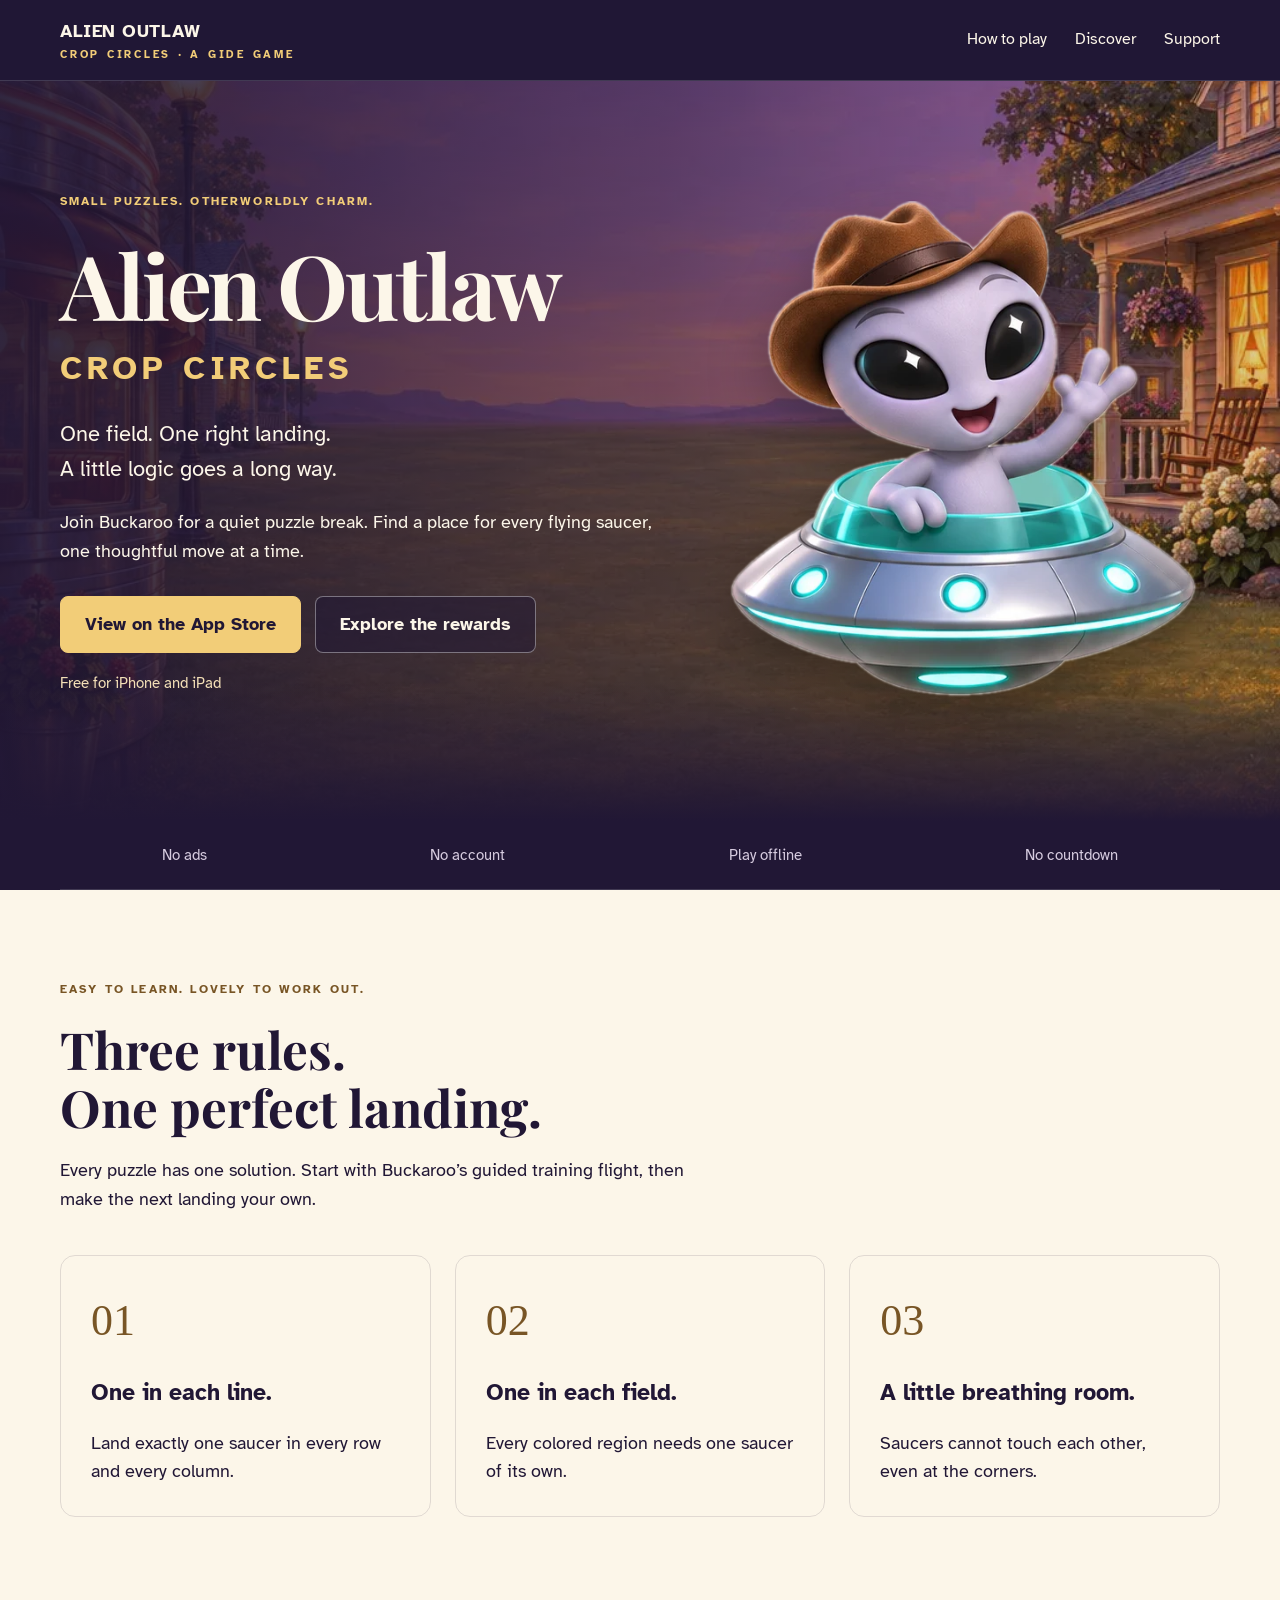
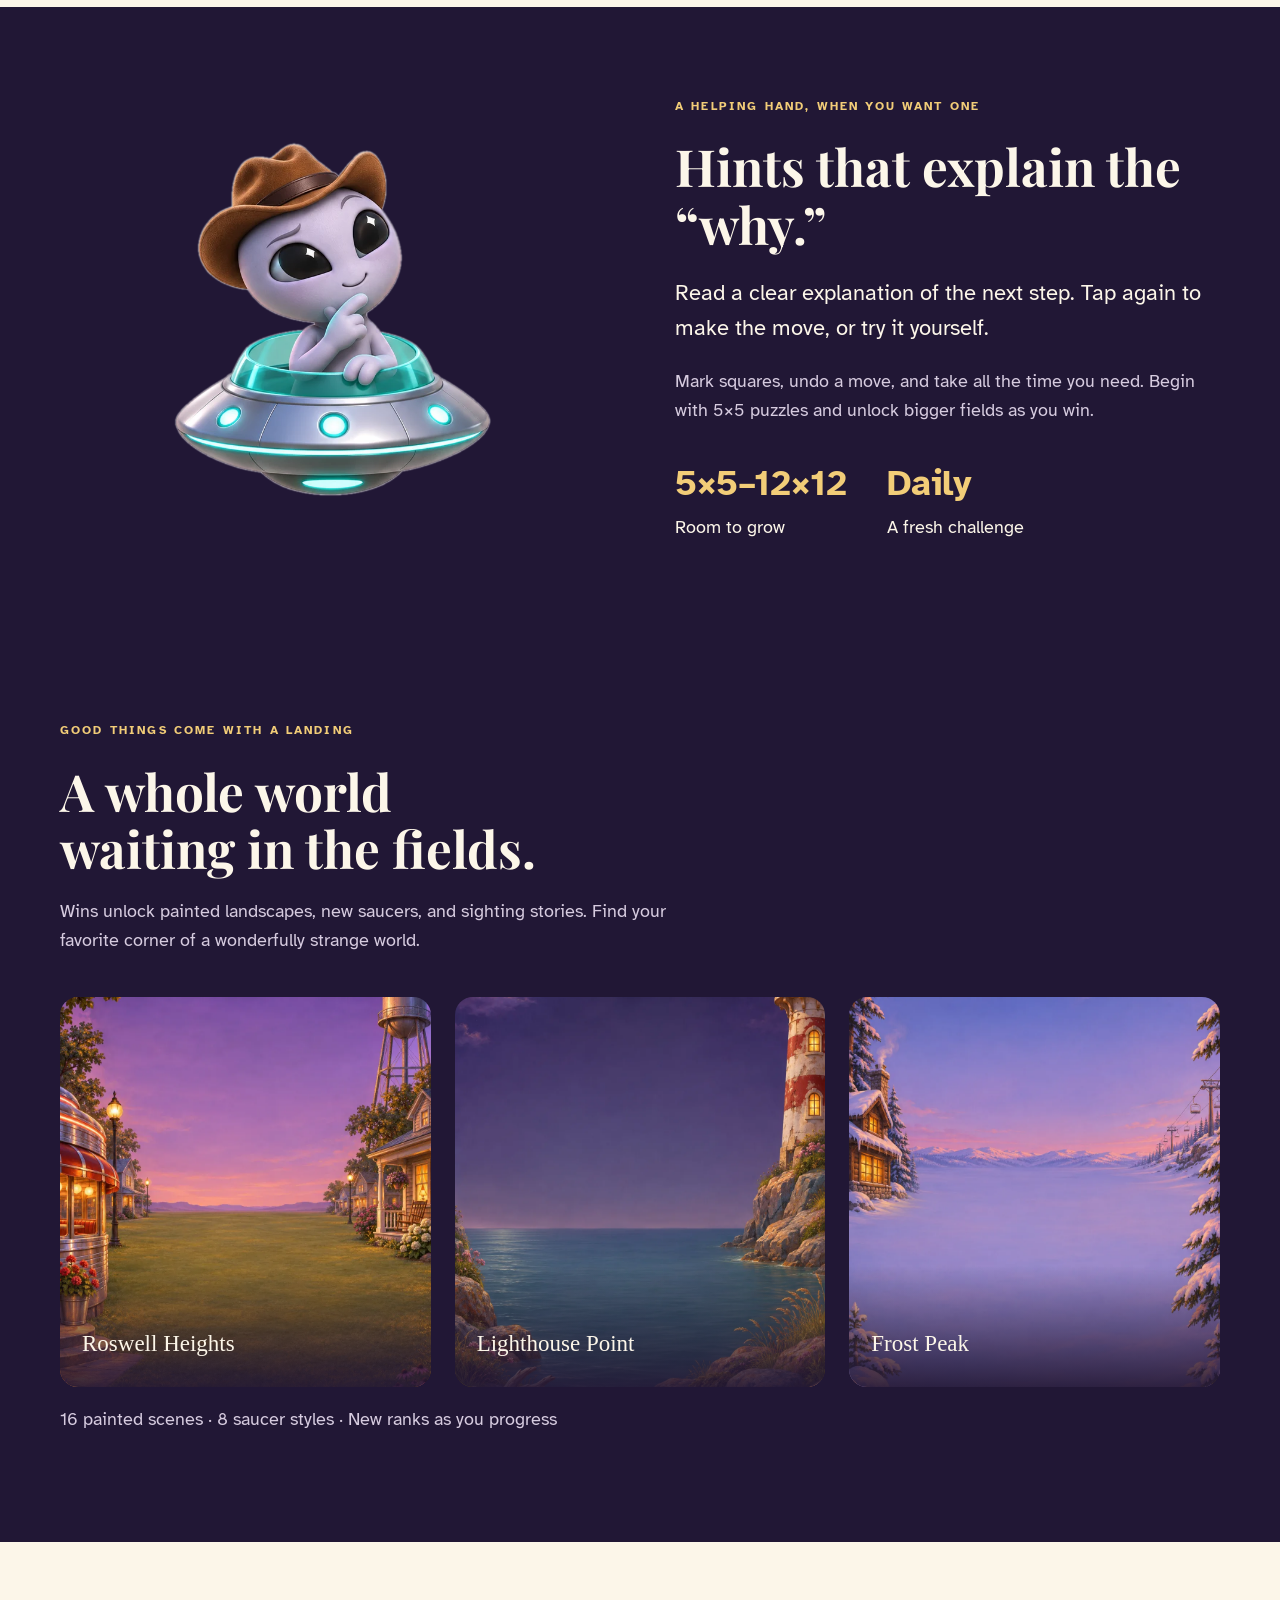
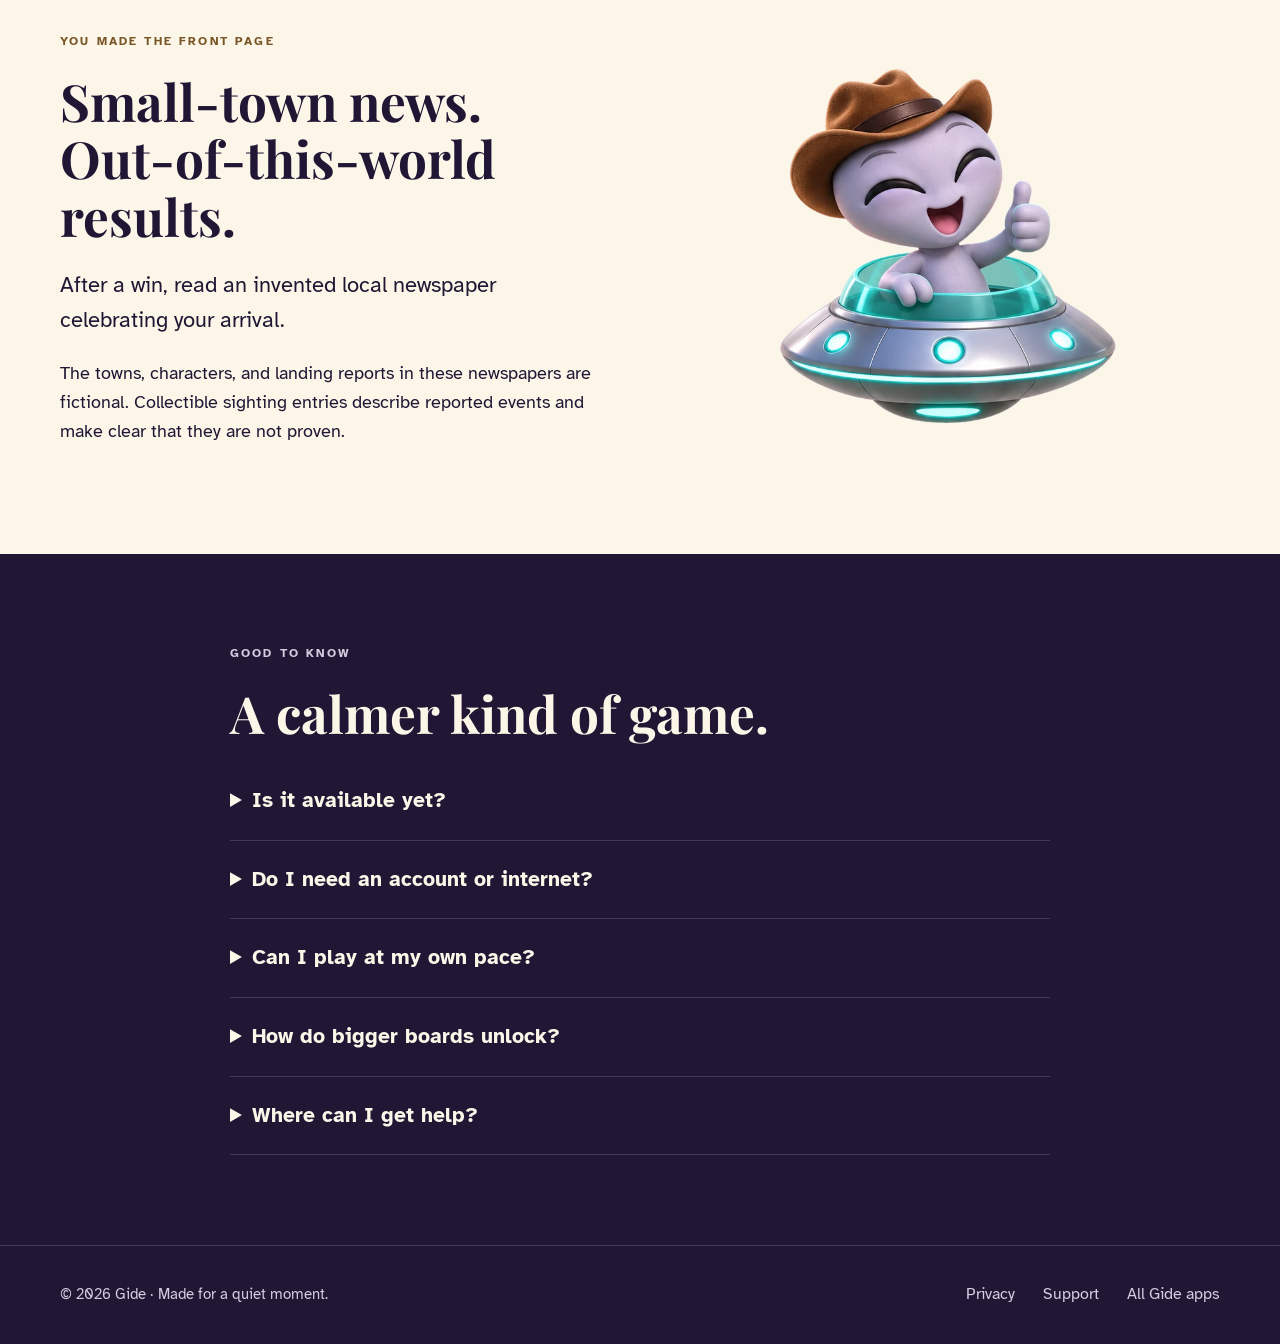
<file: index.html>
<!doctype html><html lang="en"><head><meta charset="utf-8"><meta name="viewport" content="width=device-width,initial-scale=1"><title>Alien Outlaw: Crop Circles | A calm logic puzzle</title><meta name="description" content="Join Buckaroo for calm flying-saucer puzzles, painted places, and a daily challenge. A free logic puzzle for iPhone and iPad."><link rel="canonical" href="https://alienoutlaw.gidehub.com/"><meta property="og:title" content="Alien Outlaw: Crop Circles | A calm logic puzzle"><meta property="og:description" content="Join Buckaroo for calm flying-saucer puzzles, painted places, and a daily challenge. A free logic puzzle for iPhone and iPad."><meta property="og:image" content="https://alienoutlaw.gidehub.com/assets/roswell_heights.webp"><meta name="theme-color" content="#211735"><link rel="stylesheet" href="assets/site.css"></head><body><a class="skip" href="#main">Skip to content</a><header><div class="wrap"><a class="brand" href="./">ALIEN OUTLAW<small>CROP CIRCLES · A GIDE GAME</small></a><nav aria-label="Main"><a href="./#how">How to play</a><a href="./#discover">Discover</a><a href="support.html">Support</a></nav></div></header><main id="main"><section class="hero"><div class="wrap hero-grid"><div><p class="eyebrow">Small puzzles. Otherworldly charm.</p><h1>Alien Outlaw<span>Crop Circles</span></h1><p class="lede">One field. One right landing.<br>A little logic goes a long way.</p><p>Join Buckaroo for a quiet puzzle break. Find a place for every flying saucer, one thoughtful move at a time.</p><div class="actions"><a class="button" href="https://apps.apple.com/us/app/id6832376810">View on the App Store</a><a class="button ghost" href="#discover">Explore the rewards</a></div><p class="availability">Free for iPhone and iPad</p></div><img class="mascot" src="assets/mascot/wave.webp" alt="Buckaroo, a smiling grey alien in a cowboy hat, waving from his silver saucer" width="500" height="500" fetchpriority="high"></div></section><div class="wrap ribbon"><span>No ads</span><span>No account</span><span>Play offline</span><span>No countdown</span></div>
<section class="section light" id="how"><div class="wrap"><div class="section-head"><p class="eyebrow">Easy to learn. Lovely to work out.</p><h2>Three rules.<br>One perfect landing.</h2><p>Every puzzle has one solution. Start with Buckaroo’s guided training flight, then make the next landing your own.</p></div><div class="three"><article class="rule"><span class="number">01</span><h3>One in each line.</h3><p>Land exactly one saucer in every row and every column.</p></article><article class="rule"><span class="number">02</span><h3>One in each field.</h3><p>Every colored region needs one saucer of its own.</p></article><article class="rule"><span class="number">03</span><h3>A little breathing room.</h3><p>Saucers cannot touch each other, even at the corners.</p></article></div></div></section>
<section class="section"><div class="wrap split"><img class="hint-mascot" src="assets/mascot/think.webp" alt="Buckaroo thinking through his next move" width="400" height="400" loading="lazy"><div><p class="eyebrow">A helping hand, when you want one</p><h2>Hints that explain the “why.”</h2><p class="lede">Read a clear explanation of the next step. Tap again to make the move, or try it yourself.</p><p class="quiet">Mark squares, undo a move, and take all the time you need. Begin with 5×5 puzzles and unlock bigger fields as you win.</p><div class="facts"><div><strong>5×5–12×12</strong><span>Room to grow</span></div><div><strong>Daily</strong><span>A fresh challenge</span></div></div></div></div></section>
<section class="section" id="discover"><div class="wrap"><div class="section-head"><p class="eyebrow">Good things come with a landing</p><h2>A whole world<br>waiting in the fields.</h2><p class="quiet">Wins unlock painted landscapes, new saucers, and sighting stories. Find your favorite corner of a wonderfully strange world.</p></div><div class="three"><figure class="scene"><img src="assets/roswell_heights.webp" alt="Warm evening over the fields of Roswell Heights" width="400" height="600" loading="lazy"><figcaption>Roswell Heights</figcaption></figure><figure class="scene"><img src="assets/backgrounds/lighthouse_point.webp" alt="The painted coast at Lighthouse Point" width="400" height="600" loading="lazy"><figcaption>Lighthouse Point</figcaption></figure><figure class="scene"><img src="assets/backgrounds/frost_peak.webp" alt="Snowy mountains at Frost Peak" width="400" height="600" loading="lazy"><figcaption>Frost Peak</figcaption></figure></div><p class="quiet">16 painted scenes · 8 saucer styles · New ranks as you progress</p></div></section>
<section class="section light"><div class="wrap split"><div><p class="eyebrow">You made the front page</p><h2>Small-town news.<br>Out-of-this-world results.</h2><p class="lede">After a win, read an invented local newspaper celebrating your arrival.</p><p>The towns, characters, and landing reports in these newspapers are fictional. Collectible sighting entries describe reported events and make clear that they are not proven.</p></div><img class="hint-mascot" src="assets/mascot/thumbs.webp" alt="Buckaroo giving a cheerful thumbs up" width="400" height="400" loading="lazy"></div></section>
<section class="section"><div class="wrap faq"><p class="eyebrow">Good to know</p><h2>A calmer kind of game.</h2><details><summary>Is it available yet?</summary><p>Apple has approved Alien Outlaw: Crop Circles for release. <a href="https://apps.apple.com/us/app/id6832376810">View its App Store page</a> for availability on iPhone and iPad. The listing may take a little time to appear in your region.</p></details><details><summary>Do I need an account or internet?</summary><p>No. Play offline without signing in. Your game, rewards, and settings are saved on your device.</p></details><details><summary>Can I play at my own pace?</summary><p>Yes. There is no countdown or time limit. Sounds and animations are optional.</p></details><details><summary>How do bigger boards unlock?</summary><p>Completing puzzles unlocks larger boards, from 5×5 up to 12×12. You can return to any size you have unlocked.</p></details><details><summary>Where can I get help?</summary><p>Visit <a href="support.html">Alien Outlaw support</a> or email <a href="mailto:support@gidehub.com">support@gidehub.com</a>.</p></details></div></section></main><footer><div class="wrap"><span>© 2026 Gide · Made for a quiet moment.</span><nav aria-label="Footer"><a href="privacy.html">Privacy</a><a href="support.html">Support</a><a href="https://gidehub.com/#apps">All Gide apps</a></nav></div></footer></body></html>
</file>
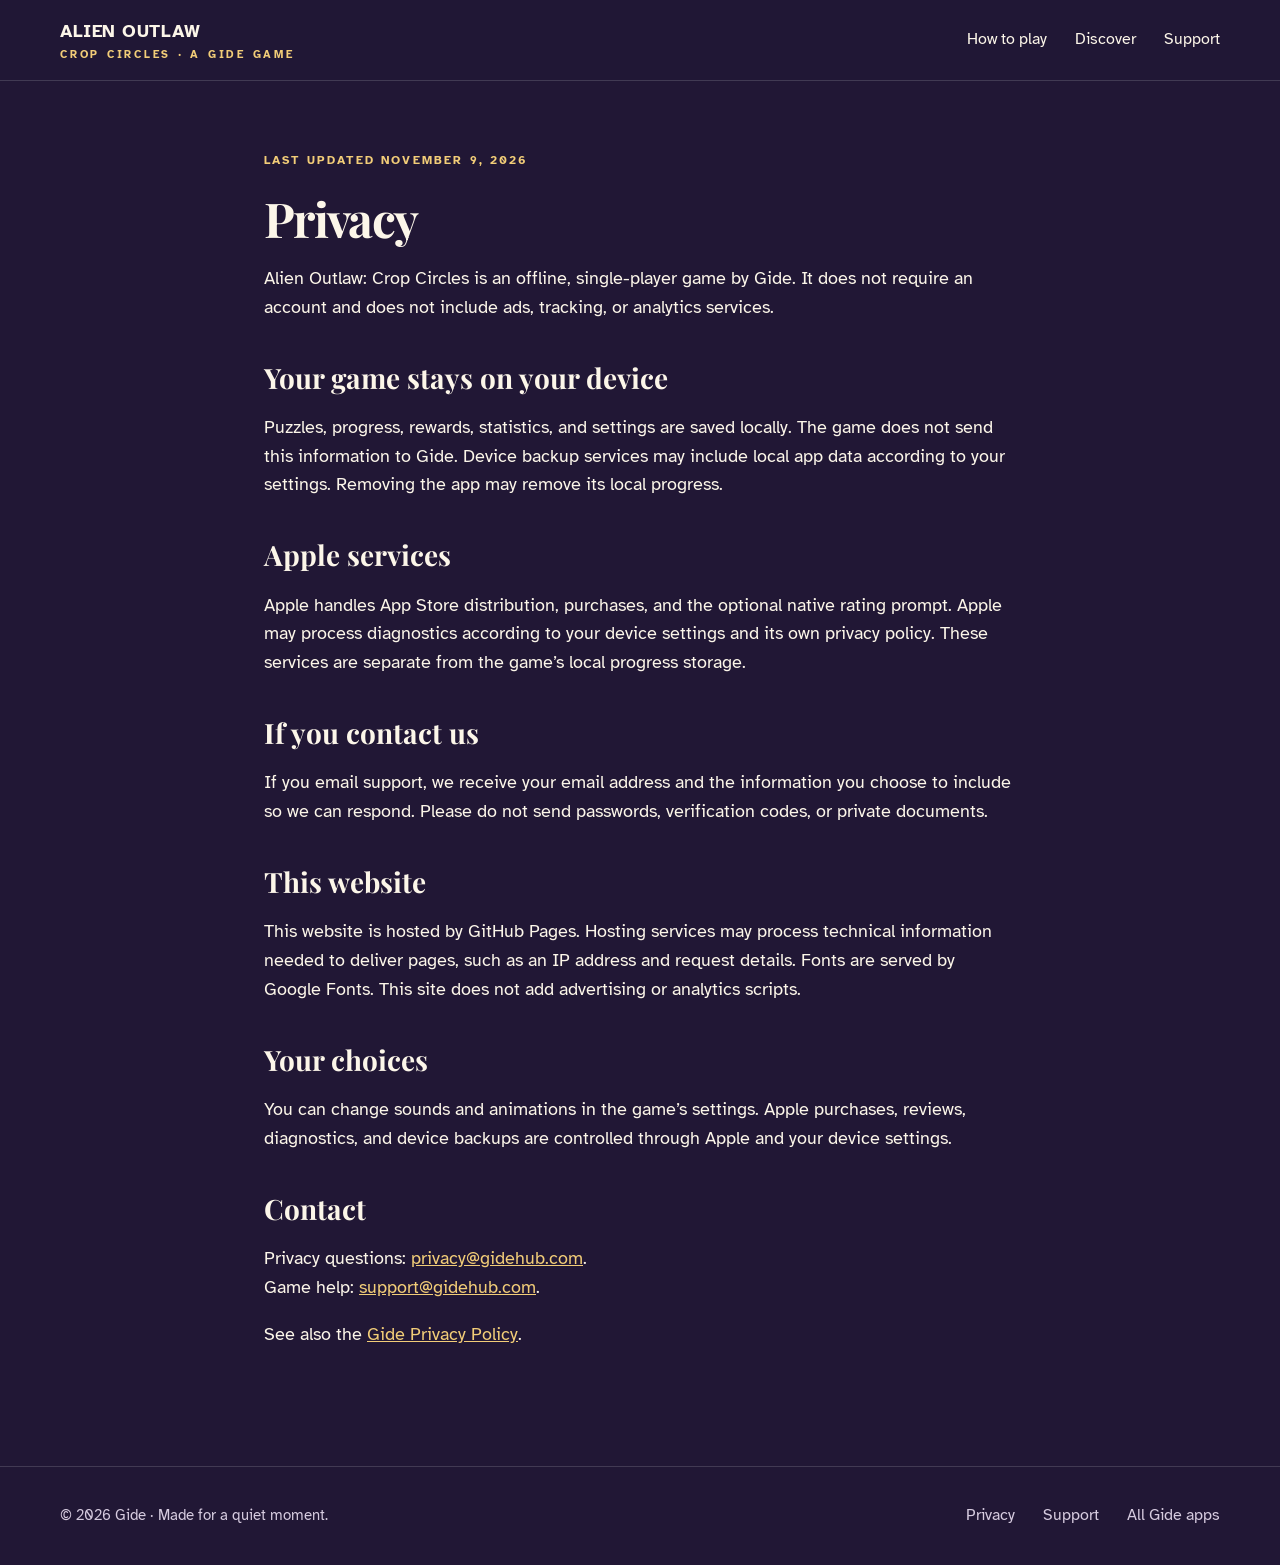
<file: privacy.html>
<!doctype html><html lang="en"><head><meta charset="utf-8"><meta name="viewport" content="width=device-width,initial-scale=1"><title>Privacy | Alien Outlaw: Crop Circles</title><meta name="description" content="How Alien Outlaw handles game progress, settings, and support information."><link rel="canonical" href="https://alienoutlaw.gidehub.com/privacy.html"><meta property="og:title" content="Privacy | Alien Outlaw: Crop Circles"><meta property="og:description" content="How Alien Outlaw handles game progress, settings, and support information."><meta property="og:image" content="https://alienoutlaw.gidehub.com/assets/roswell_heights.webp"><meta name="theme-color" content="#211735"><link rel="stylesheet" href="assets/site.css"></head><body><a class="skip" href="#main">Skip to content</a><header><div class="wrap"><a class="brand" href="./">ALIEN OUTLAW<small>CROP CIRCLES · A GIDE GAME</small></a><nav aria-label="Main"><a href="./#how">How to play</a><a href="./#discover">Discover</a><a href="support.html">Support</a></nav></div></header><main id="main" class="prose"><p class="eyebrow">Last updated November 9, 2026</p><h1>Privacy</h1><p>Alien Outlaw: Crop Circles is an offline, single-player game by Gide. It does not require an account and does not include ads, tracking, or analytics services.</p><h2>Your game stays on your device</h2><p>Puzzles, progress, rewards, statistics, and settings are saved locally. The game does not send this information to Gide. Device backup services may include local app data according to your settings. Removing the app may remove its local progress.</p><h2>Apple services</h2><p>Apple handles App Store distribution, purchases, and the optional native rating prompt. Apple may process diagnostics according to your device settings and its own privacy policy. These services are separate from the game’s local progress storage.</p><h2>If you contact us</h2><p>If you email support, we receive your email address and the information you choose to include so we can respond. Please do not send passwords, verification codes, or private documents.</p><h2>This website</h2><p>This website is hosted by GitHub Pages. Hosting services may process technical information needed to deliver pages, such as an IP address and request details. Fonts are served by Google Fonts. This site does not add advertising or analytics scripts.</p><h2>Your choices</h2><p>You can change sounds and animations in the game’s settings. Apple purchases, reviews, diagnostics, and device backups are controlled through Apple and your device settings.</p><h2>Contact</h2><p>Privacy questions: <a href="mailto:privacy@gidehub.com">privacy@gidehub.com</a>.<br>Game help: <a href="mailto:support@gidehub.com">support@gidehub.com</a>.</p><p>See also the <a href="https://gidehub.com/privacy.html">Gide Privacy Policy</a>.</p></main><footer><div class="wrap"><span>© 2026 Gide · Made for a quiet moment.</span><nav aria-label="Footer"><a href="privacy.html">Privacy</a><a href="support.html">Support</a><a href="https://gidehub.com/#apps">All Gide apps</a></nav></div></footer></body></html>
</file>
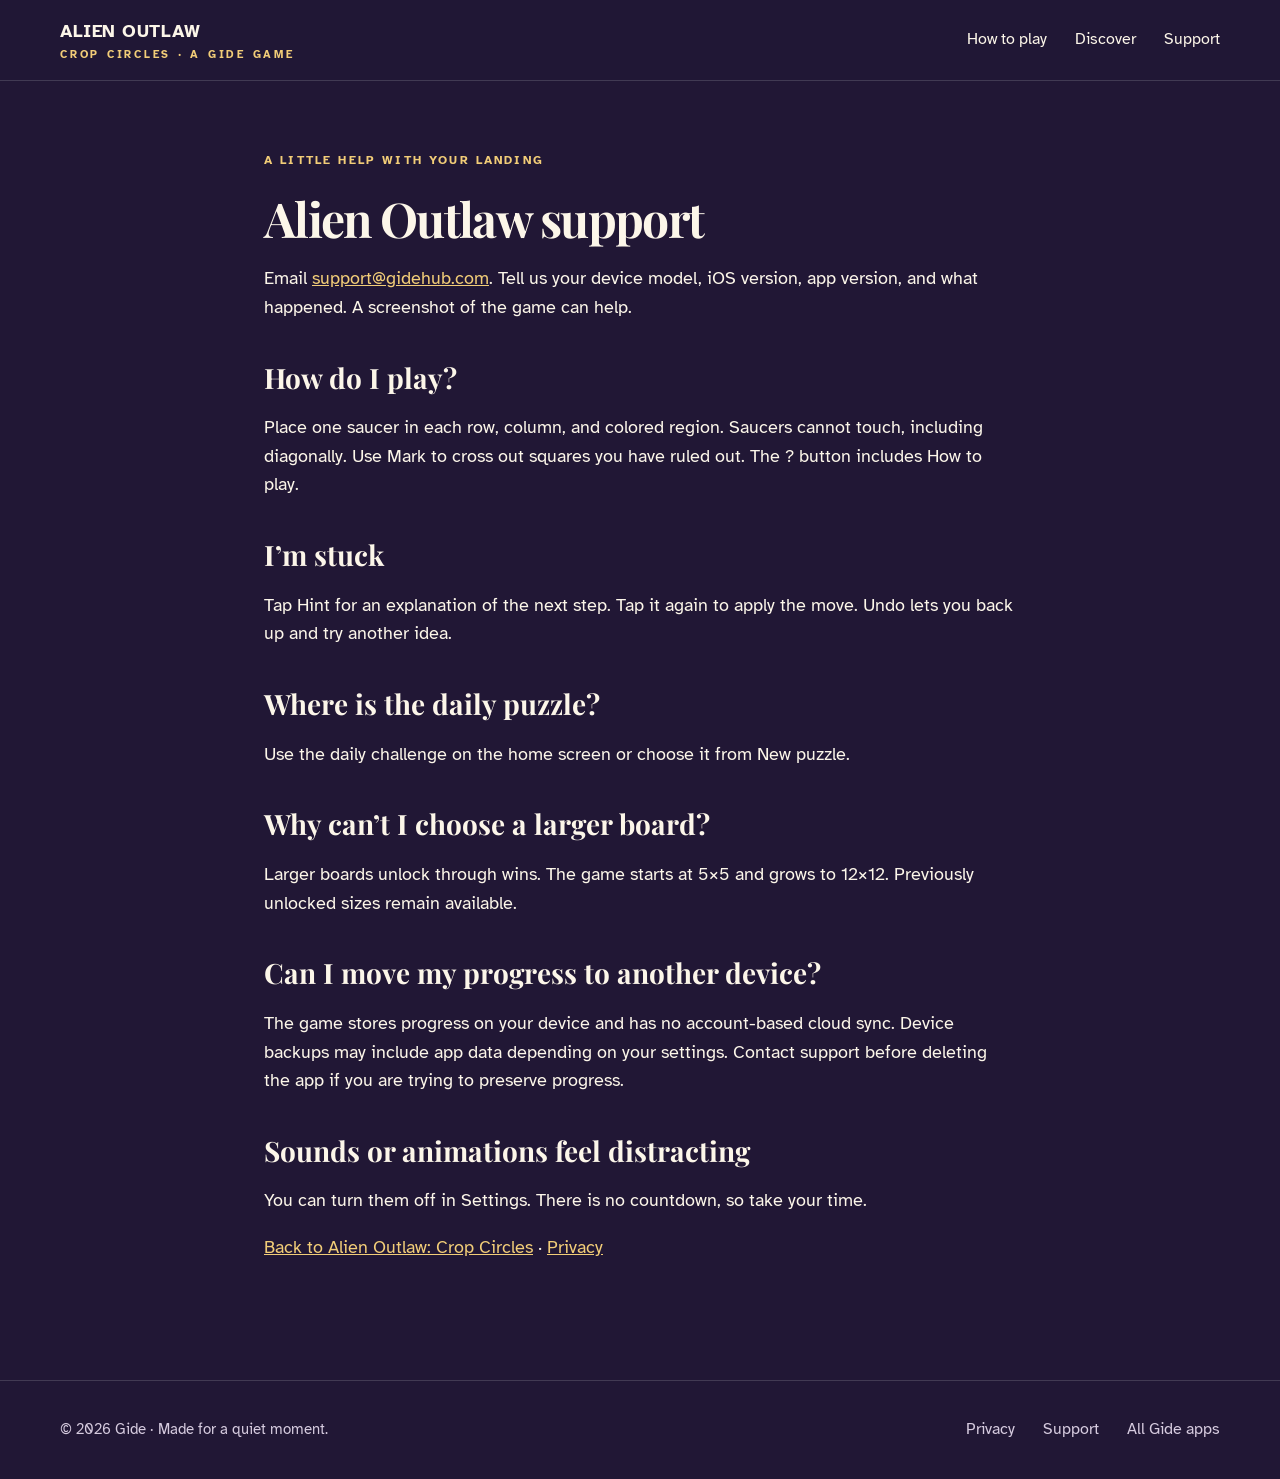
<file: support.html>
<!doctype html><html lang="en"><head><meta charset="utf-8"><meta name="viewport" content="width=device-width,initial-scale=1"><title>Support | Alien Outlaw: Crop Circles</title><meta name="description" content="Get help with Alien Outlaw puzzles, hints, daily challenges, and saved progress."><link rel="canonical" href="https://alienoutlaw.gidehub.com/support.html"><meta property="og:title" content="Support | Alien Outlaw: Crop Circles"><meta property="og:description" content="Get help with Alien Outlaw puzzles, hints, daily challenges, and saved progress."><meta property="og:image" content="https://alienoutlaw.gidehub.com/assets/roswell_heights.webp"><meta name="theme-color" content="#211735"><link rel="stylesheet" href="assets/site.css"></head><body><a class="skip" href="#main">Skip to content</a><header><div class="wrap"><a class="brand" href="./">ALIEN OUTLAW<small>CROP CIRCLES · A GIDE GAME</small></a><nav aria-label="Main"><a href="./#how">How to play</a><a href="./#discover">Discover</a><a href="support.html">Support</a></nav></div></header><main id="main" class="prose"><p class="eyebrow">A little help with your landing</p><h1>Alien Outlaw support</h1><p>Email <a href="mailto:support@gidehub.com?subject=Alien%20Outlaw%20support">support@gidehub.com</a>. Tell us your device model, iOS version, app version, and what happened. A screenshot of the game can help.</p><h2>How do I play?</h2><p>Place one saucer in each row, column, and colored region. Saucers cannot touch, including diagonally. Use Mark to cross out squares you have ruled out. The ? button includes How to play.</p><h2>I’m stuck</h2><p>Tap Hint for an explanation of the next step. Tap it again to apply the move. Undo lets you back up and try another idea.</p><h2>Where is the daily puzzle?</h2><p>Use the daily challenge on the home screen or choose it from New puzzle.</p><h2>Why can’t I choose a larger board?</h2><p>Larger boards unlock through wins. The game starts at 5×5 and grows to 12×12. Previously unlocked sizes remain available.</p><h2>Can I move my progress to another device?</h2><p>The game stores progress on your device and has no account-based cloud sync. Device backups may include app data depending on your settings. Contact support before deleting the app if you are trying to preserve progress.</p><h2>Sounds or animations feel distracting</h2><p>You can turn them off in Settings. There is no countdown, so take your time.</p><p><a href="./">Back to Alien Outlaw: Crop Circles</a> · <a href="privacy.html">Privacy</a></p></main><footer><div class="wrap"><span>© 2026 Gide · Made for a quiet moment.</span><nav aria-label="Footer"><a href="privacy.html">Privacy</a><a href="support.html">Support</a><a href="https://gidehub.com/#apps">All Gide apps</a></nav></div></footer></body></html>
</file>
<file: assets/site.css>
@import url('https://fonts.googleapis.com/css2?family=Atkinson+Hyperlegible:wght@400;700&family=Playfair+Display:wght@600;700;900&display=swap');
:root{--ink:#211735;--paper:#fcf6e9;--gold:#f2cd78;--muted:#d6cbdf;--line:#ffffff26}*{box-sizing:border-box}html{scroll-behavior:smooth;scroll-padding-top:30px}body{margin:0;background:var(--ink);color:var(--paper);font-family:'Atkinson Hyperlegible',system-ui,sans-serif;font-size:18px;line-height:1.6}a{color:inherit}a:focus-visible,summary:focus-visible{outline:3px solid var(--gold);outline-offset:5px}.skip{position:absolute;top:-100px}.skip:focus{top:12px;left:12px;z-index:10;background:var(--ink);padding:12px}.wrap{width:min(1160px,calc(100% - 48px));margin:auto}header{border-bottom:1px solid var(--line);background:#211735ee}header .wrap{min-height:80px;display:flex;align-items:center;justify-content:space-between;gap:24px}.brand{text-decoration:none;font-weight:700;letter-spacing:.03em}.brand small{display:block;font-size:11px;letter-spacing:.25em;color:var(--gold)}nav{display:flex;gap:28px;flex-wrap:wrap}nav a{text-decoration:none;font-size:16px}nav a:hover{color:var(--gold)}.hero{position:relative;overflow:hidden;background:linear-gradient(90deg,#211735ed,#21173599 52%,#21173520),url('roswell_heights.webp') center 58%/cover;min-height:740px;display:grid;align-items:center}.hero:after{content:'';position:absolute;inset:auto 0 0;height:140px;background:linear-gradient(transparent,var(--ink));pointer-events:none}.hero-grid{position:relative;display:grid;grid-template-columns:1.2fr 1fr;align-items:center;gap:28px;z-index:1;padding:90px 0}.eyebrow{text-transform:uppercase;letter-spacing:.18em;font-size:12px;font-weight:700;color:var(--gold);margin:0 0 22px}h1,h2,h3{line-height:1.12}h1,h2{font-family:'Playfair Display',Georgia,serif}h1{font-size:clamp(52px,7vw,92px);margin:0;letter-spacing:-.035em}h1 span{display:block;font-family:'Atkinson Hyperlegible',sans-serif;font-size:clamp(20px,3vw,33px);letter-spacing:.14em;text-transform:uppercase;color:var(--gold);margin:17px 0 28px}h2{font-size:clamp(34px,4vw,52px);margin:0 0 20px}h3{font-size:23px}.lede{font-size:22px;max-width:540px}.mascot{width:100%;max-height:510px;object-fit:contain;filter:drop-shadow(0 22px 30px #0005)}.actions{display:flex;gap:14px;flex-wrap:wrap;margin:30px 0 18px}.button{display:inline-block;text-decoration:none;padding:13px 24px;border:1px solid var(--gold);border-radius:8px;background:var(--gold);color:var(--ink);font-weight:700}.ghost{background:#21173588;color:var(--paper);border-color:#ffffff60}.availability{font-size:15px;color:#f3dfb7}.ribbon{display:flex;justify-content:space-around;gap:20px;padding:22px 0;border-bottom:1px solid var(--line);font-size:15px;color:var(--muted)}.section{padding:90px 0}.light{background:var(--paper);color:var(--ink)}.light .eyebrow{color:#785525}.section-head{max-width:650px;margin-bottom:42px}.three{display:grid;grid-template-columns:repeat(3,1fr);gap:24px}.rule{padding:30px;border:1px solid #21173520;border-radius:15px}.number{font-family:Georgia,serif;font-size:44px;color:#785525}.rule p{margin-bottom:0}.split{display:grid;grid-template-columns:1fr 1fr;gap:70px;align-items:center}.hint-mascot{width:100%;height:360px;object-fit:contain}.scene{position:relative;border-radius:18px;overflow:hidden;margin:0}.scene img{width:100%;height:390px;object-fit:cover;display:block}.scene figcaption{position:absolute;bottom:0;left:0;right:0;padding:60px 22px 24px;background:linear-gradient(transparent,#211735e8);font-size:23px;font-family:Georgia,serif}.quiet{color:var(--muted)}.facts{display:flex;gap:40px;margin-top:30px}.facts strong{display:block;font-size:36px;color:var(--gold)}.faq{max-width:820px}.faq details{border-bottom:1px solid var(--line);padding:22px 0}.faq summary{cursor:pointer;font-weight:700;font-size:21px}.faq p{color:var(--muted)}footer{border-top:1px solid var(--line);padding:36px 0;font-size:15px;color:var(--muted)}footer .wrap{display:flex;justify-content:space-between;gap:25px;flex-wrap:wrap}.prose{max-width:800px;margin:auto;padding:70px 24px 100px}.prose h1{font-size:48px}.prose h2{font-size:28px;margin-top:40px}.prose a{color:var(--gold)}@media(max-width:700px){header .wrap{padding:18px 0;align-items:flex-start}nav{gap:14px}nav a{font-size:14px}.hero-grid{grid-template-columns:1fr;padding:55px 0 20px}.hero{min-height:auto;background-position:65% center}.mascot{height:290px}.three,.split{grid-template-columns:1fr}.split{gap:25px}.ribbon{flex-wrap:wrap;justify-content:center;font-size:13px}.wrap{width:calc(100% - 36px)}.section{padding:60px 0}.scene img{height:300px}.hint-mascot{height:250px}.facts{gap:24px}footer nav{gap:15px}}@media(prefers-reduced-motion:reduce){html{scroll-behavior:auto}}
</file>
